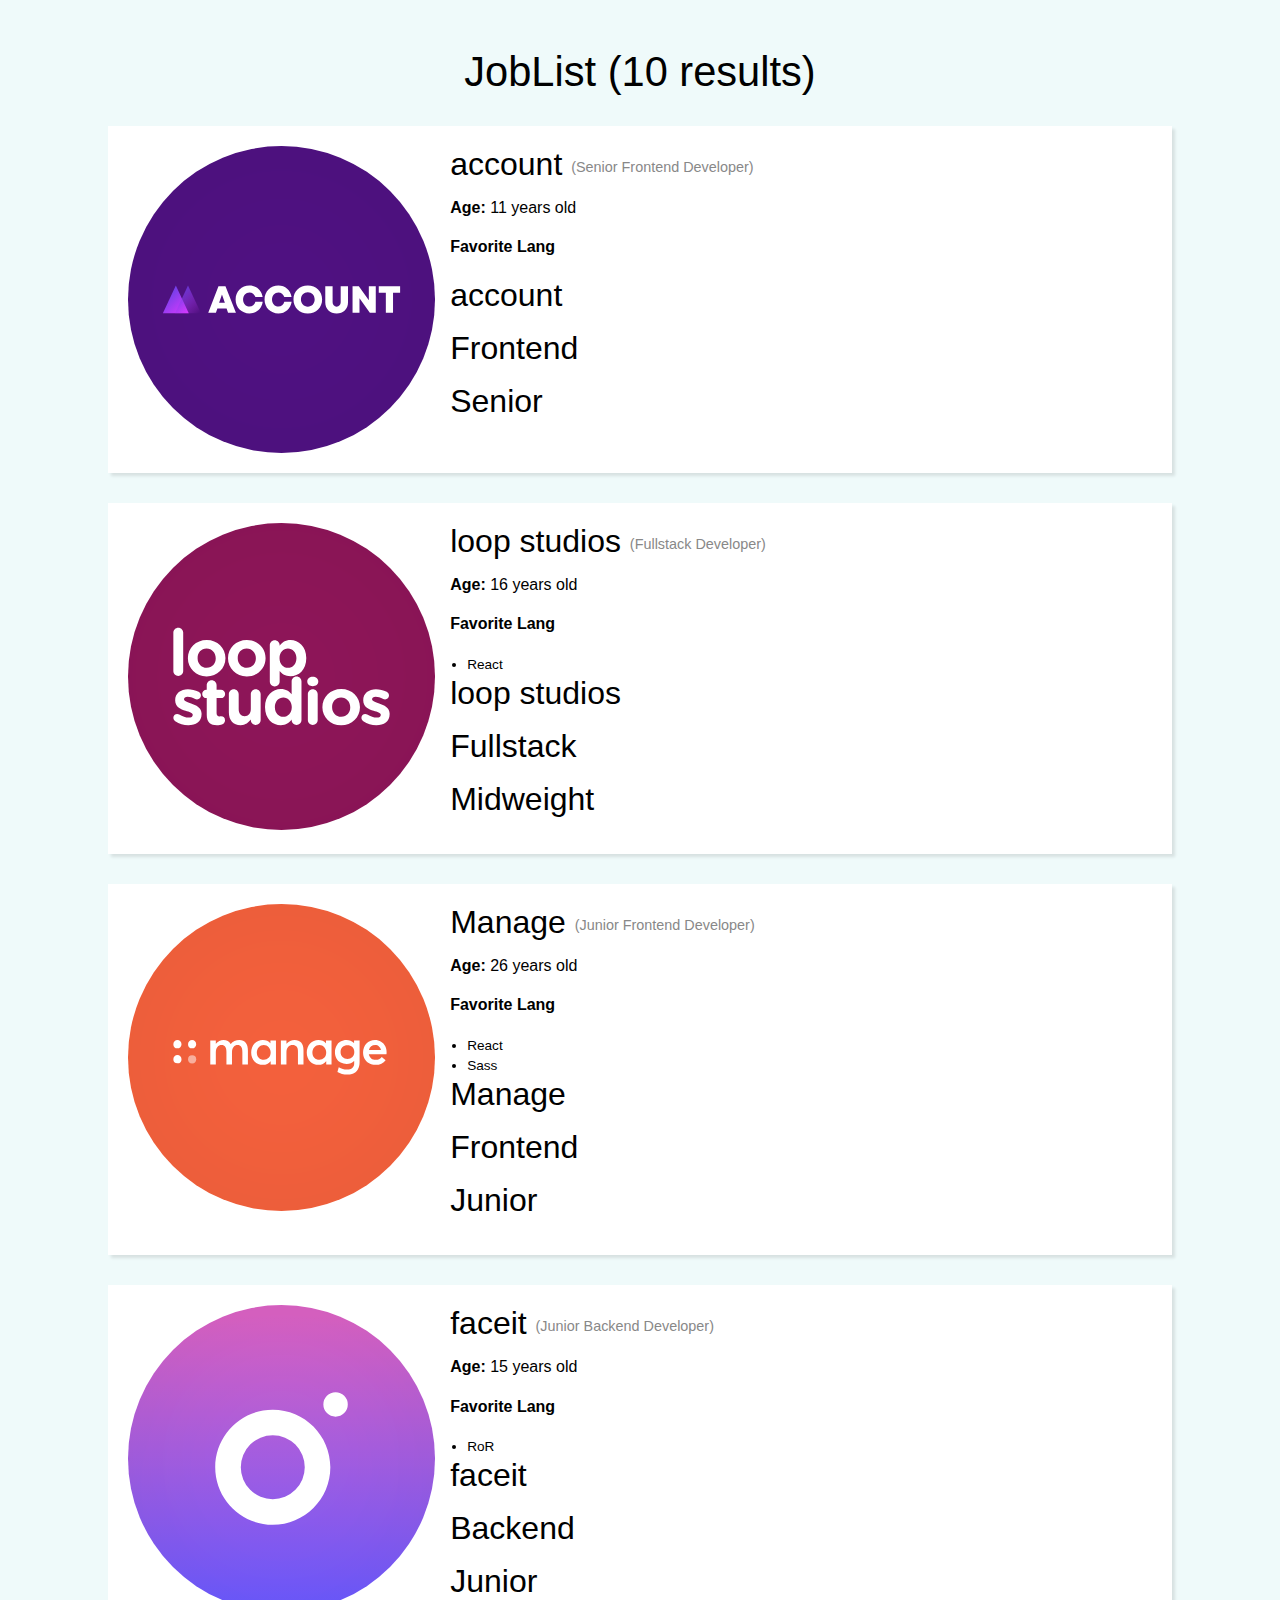
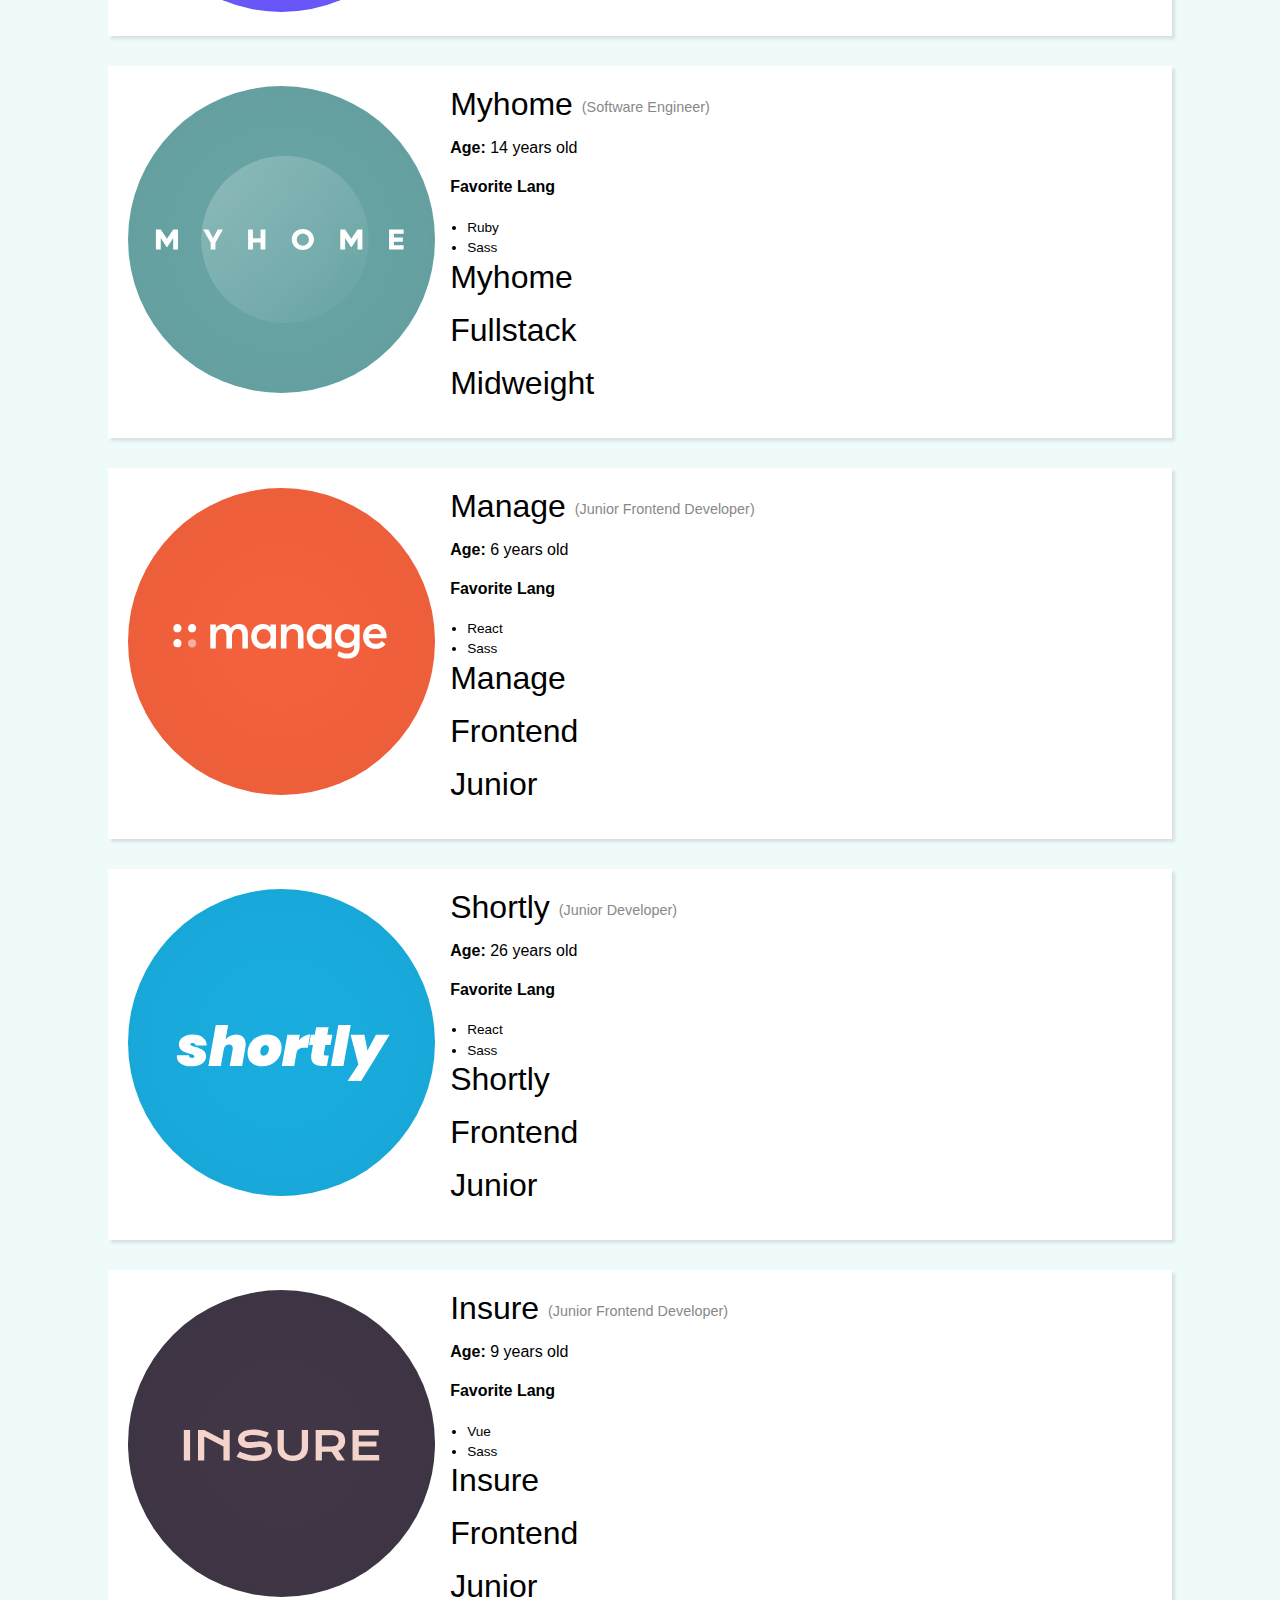
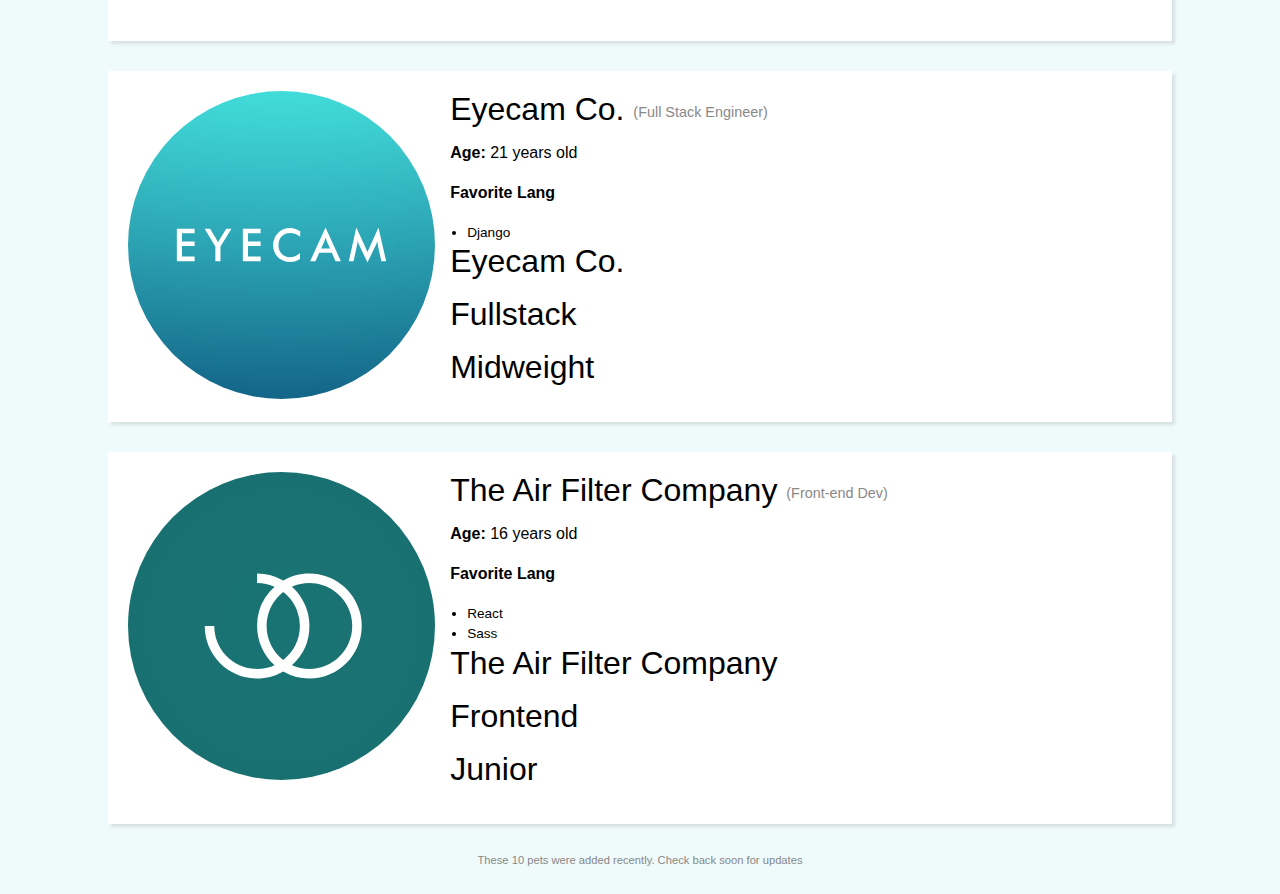
<file: DomProject/index.html>
<!DOCTYPE html>
<html lang="en">
<head>
    <meta charset="UTF-8">
    <meta http-equiv="X-UA-Compatible" content="IE=edge">
    <meta name="viewport" content="width=device-width, initial-scale=1.0">
    <link rel="stylesheet" href="style.css">
    <title>Document</title>
</head>
<body>
    <section id="app">
         
    </section>
</body>
<script src="content.js"></script>
</html>
</file>
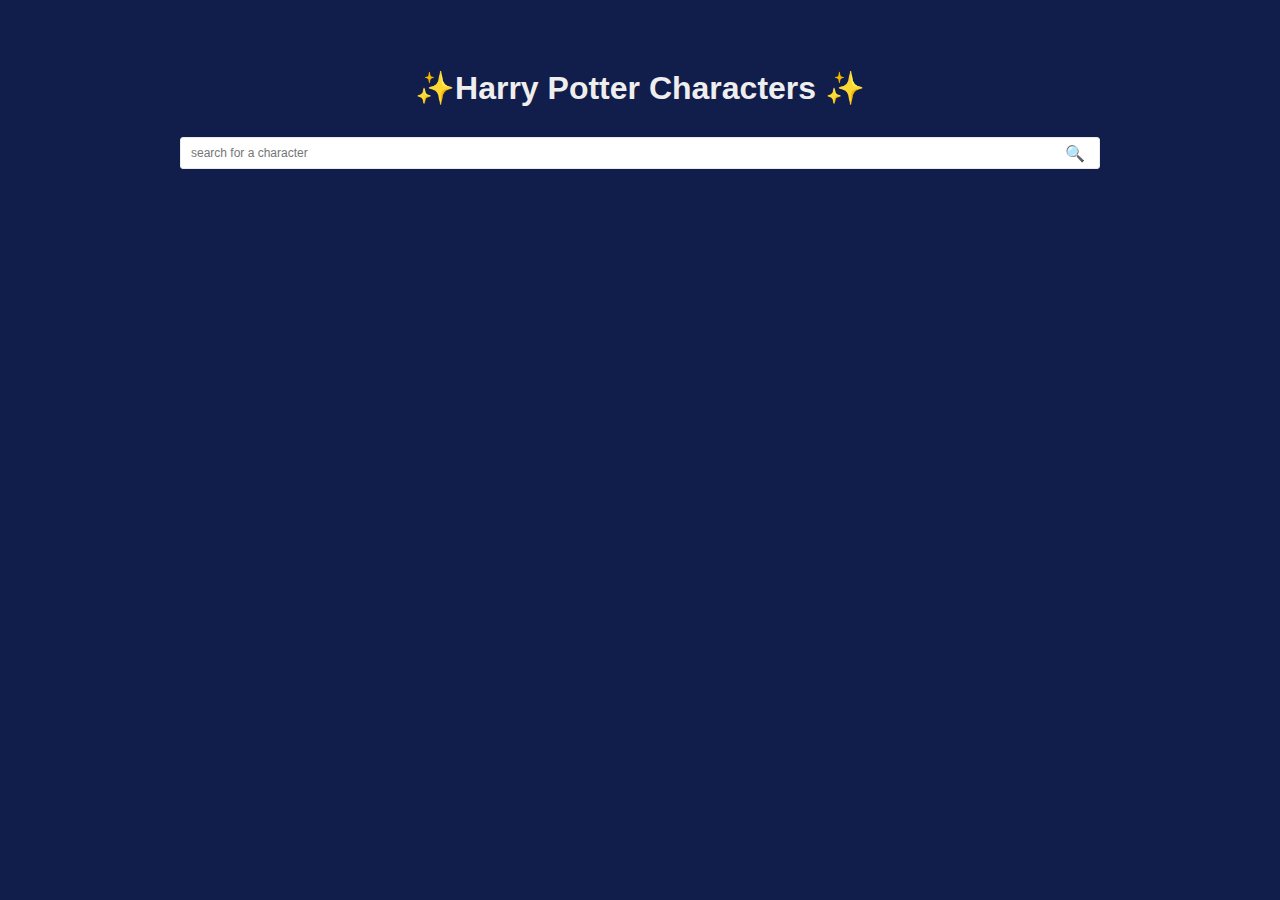
<file: HarryProject/index.html>
<!DOCTYPE html>
<html lang="en">
<head>
    <meta charset="UTF-8">
    <meta http-equiv="X-UA-Compatible" content="IE=edge">
    <meta name="viewport" content="width=device-width, initial-scale=1.0">
    <link rel="stylesheet" href="style.css">
    <title>Project Porter</title>
</head>
<body>
    <div class="container">
        <h1>&#x2728;Harry Potter Characters &#x2728;</h1>
        <div id="searchWrapper">
            <input type="text"
                   name="searchBar"
                   id="searchBar"
                   placeholder="search for a character"
            />
        </div>
        <ul id="charactersList"></ul>
    </div>
    <script type="text/javascript" src="app.js" charset="utf-8" defer></script>
</body>

</html>
</file>
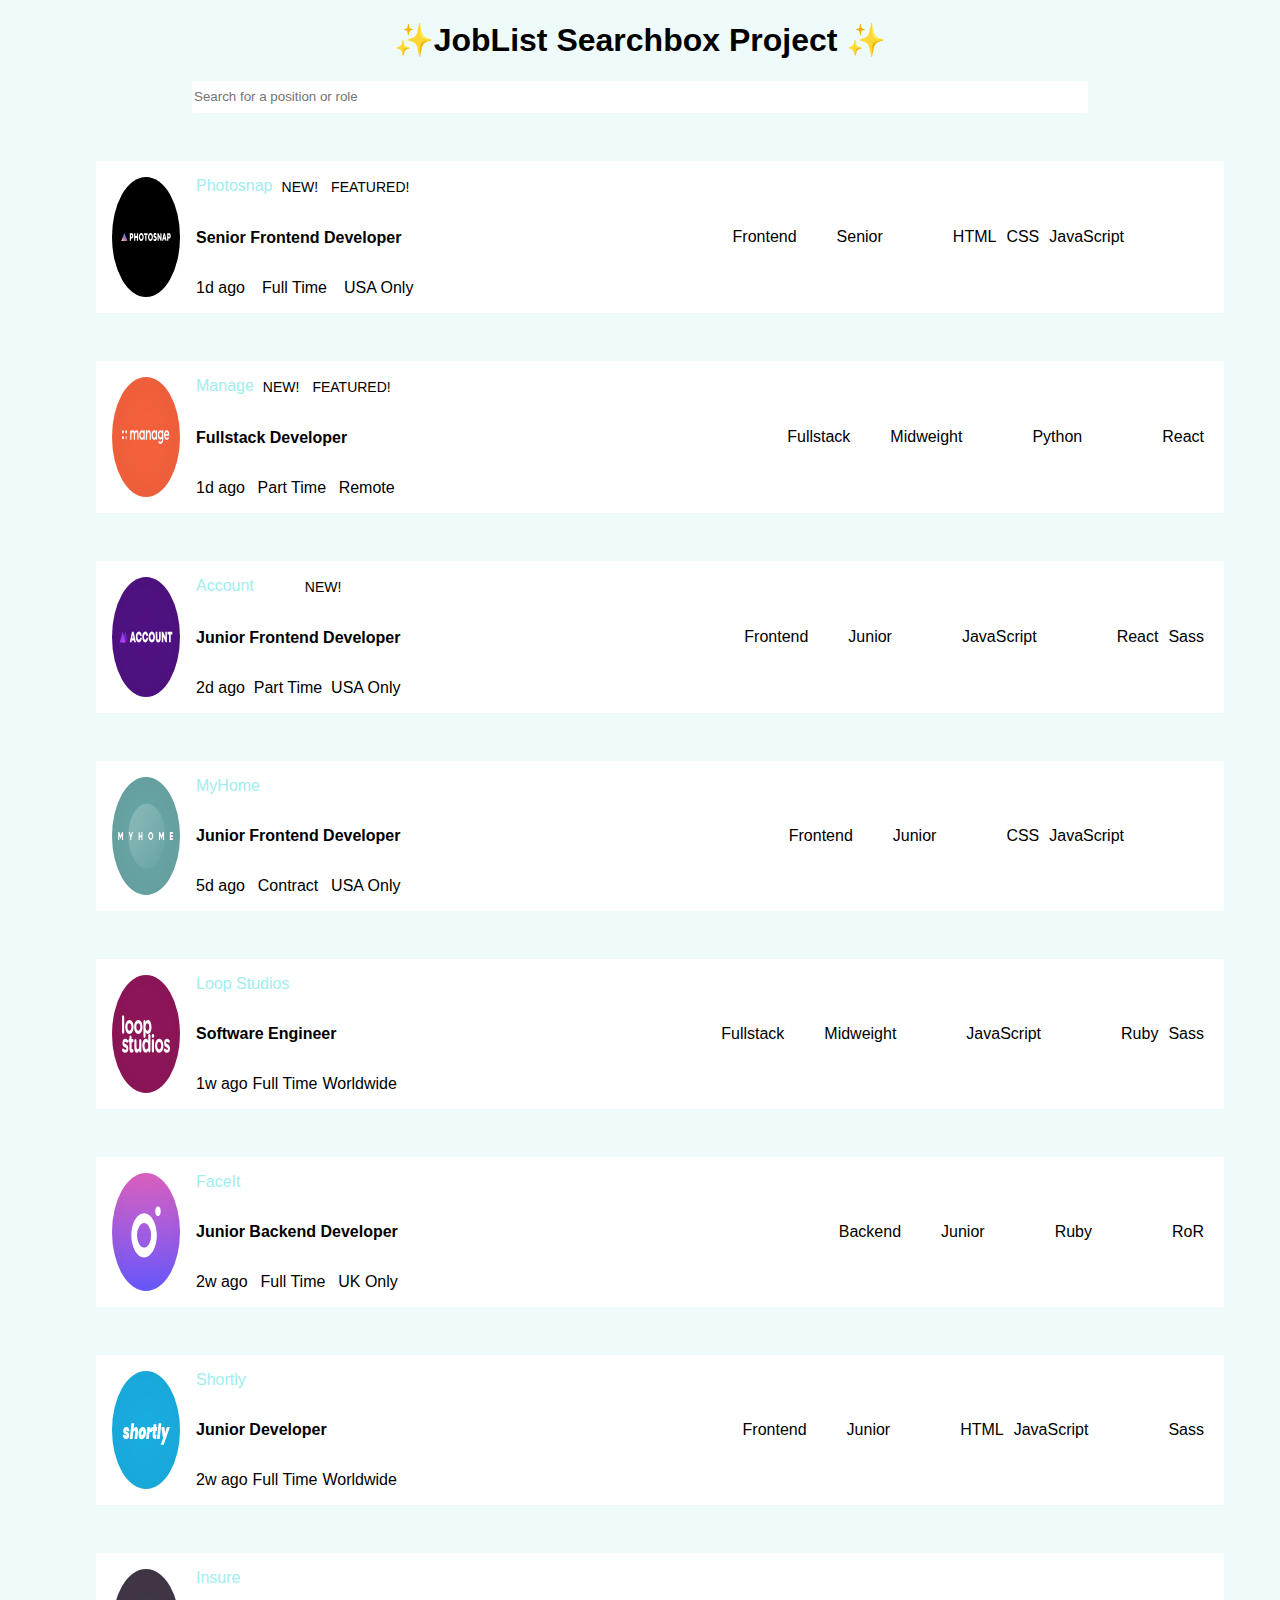
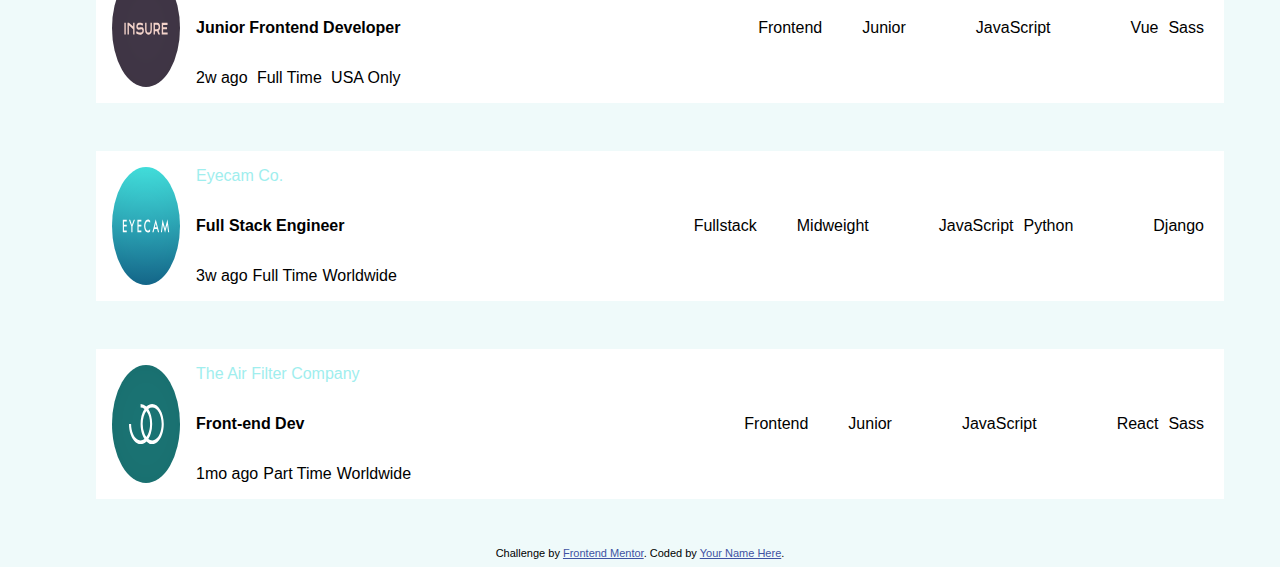
<file: static-job-listings-master/index.html>
<!DOCTYPE html>
<html lang="en">
<head>
  <meta charset="UTF-8">
  <meta name="viewport" content="width=device-width, initial-scale=1.0"> <!-- displays site properly based on user's device -->

  <link rel="icon" type="image/png" sizes="32x32" href="./images/favicon-32x32.png">
  <link rel="stylesheet" href="style.css">

  <title>Frontend Mentor | Job Listings</title>

  <!-- Feel free to remove these styles or customise in your own stylesheet 👍 -->
  <style>
    .attribution { font-size: 11px; text-align: center; }
    .attribution a { color: hsl(228, 45%, 44%); }
  </style>
</head>
<body>
  <!-- Item Start -->
  <h1>&#x2728;JobList Searchbox Project &#x2728;</h1>
  <div id="searchWrapper">
      <input type="text"
        name="searchBar"
        id="searchBar"
        placeholder="Search for a position or role"
      />
  </div>
  <ul id="jobList"></ul>
  <!-- Item End -->

  <div class="attribution">
    Challenge by <a href="https://www.frontendmentor.io?ref=challenge" target="_blank">Frontend Mentor</a>.
    Coded by <a href="#">Your Name Here</a>.
  </div>
</body>
 <!--<script src="app.js"></script>-->
 <script src="data.js"></script>
</html>
</file>
<file: DomProject/style.css>
body {
    font-family: sans-serif;
    background: hsl(180, 52%, 96%);
    color: black;
    padding: 20px 0 28px 0;
    margin: 0;
  }
  
  img {
    max-width: 100%;
    height: auto;
  }
  
  .app-title {
    text-align: center;
    font-weight: normal;
    font-size: 2.6rem;
  }
  
  .job-details {
    max-width: 80vw;
    padding: 20px;
    margin: 30px auto;
    background-color: #FFF;
    box-shadow: 3px 3px 3px rgba(0, 0, 0, .1);
    overflow: hidden;
  }
  
  .animal h4 {
    margin: 0 0 6px 0;
  }
  
  .job-photo {
    float: left;
    width: 30%;
    margin-right: 15px;
  }
  
  .pet-name {
    font-size: 2rem;
    font-weight: normal;
    margin: 0 0 1rem 0;
  }
  
  .species {
    font-size: .9rem;
    color: #888;
    vertical-align: middle;
  }
  
  .foods-list {
    margin: 0;
    padding: 0;
    position: relative;
    left: 17px;
    font-size: .85rem;
    line-height: 1.5;
  }
  
  .footer {
    font-size: .7rem;
    color: #888;
    text-align: center;
    margin: 0;
  }
</file>
<file: HarryProject/style.css>
body {
    font-family: sans-serif;
    background-color: #111d4a;
}

* {
    box-sizing: border-box;
}
h1 {
    color: #eee;
    margin-bottom: 30px;
}
.container {
    padding: 40px;
    margin: 0 auto;
    max-width: 1000px;
    text-align: center;
}

#charactersList {
    padding-inline-start: 0;
    display: grid;
    grid-template-columns: repeat(auto-fit, minmax(320px, 1fr));
    grid-gap: 20px;
}

.character {
    list-style-type: none;
    background-color: #eaeaea;
    border-radius: 3px;
    padding: 10px 20px;
    display: grid;
    grid-template-columns: 3fr 1fr;
    grid-template-areas:
        'name image'
        'house image';
    text-align: left;
}

.character > h2 {
    grid-area: name;
    margin-bottom: 0px;
}

.character > p {
    grid-area: house;
    margin: 0;
    margin-top: -18px;
}

.character > img {
    max-height: 100px;
    grid-area: image;
}

#searchBar {
    width: 100%;
    height: 32px;
    border-radius: 3px;
    border: 1px solid #eaeaea;
    padding: 5px 10px;
    font-size: 12px;
}

#searchWrapper {
    position: relative;
}

#searchWrapper::after {
    content: '🔍';
    position: absolute;
    top: 7px;
    right: 15px;
}
</file>
<file: static-job-listings-master/style.css>
body {
    background: hsl(180, 52%, 96%);
    font-family: sans-serif;
}
* {
    box-sizing: border-box;
}
h1 {
    color: #000;
    text-align: center;
}
#searchWrapper {
    text-align: center;
    align-items: center;
}
#searchBar {
    height: 2rem;
    border-radius: 2px;
    border:none;
    width: 70vw;
}
section {
    margin: 3rem;
    background-color: #fff;
    display: flex;
    align-items: center;
    justify-content: space-between;
}



.container {
    display: flex;
    flex-direction: row;
    justify-content: space-between;
}
.skillcontainer {
    display: flex;
    flex-direction: row;
    justify-content: space-between;
}
.skillcontainer p {
    padding: 10px;
}
.feature {
    display: flex;
    flex-direction:column;
}
.feature > p {
    font-weight: bolder;
}
.p-company{
  color: hsl(180, 69%, 78%);
}
.feature-1, .feature-2 {
    display: flex;
    flex-direction:row;
    justify-content: space-between;
    gap: 5px;
}
.language {
    display: flex;
    flex-direction: row;
    align-items: center;
    justify-content: space-between;
    gap: 10px;
}
img {
    width: 100px;
    padding: 1rem;
}


li {
    list-style-type: none;
    text-decoration: none;
}


.p-new, .p-feature {
    font-size: 14px;
    padding: 4px;
    color:#000;
}
/*P STYLING*/
/* .p-new {
    font-size: 14px;
    background-color:hsl(180, 69%, 78%);
    color: #fff;
    width: 50px;
    text-align: center;
    border-radius: 10px;
}
.p-feature {
    font-size: 14px;
    width: 80px;
    text-align: center;
    border-radius: 10px;
    background-color:#000;
    color: #fff;
} */
</file>
